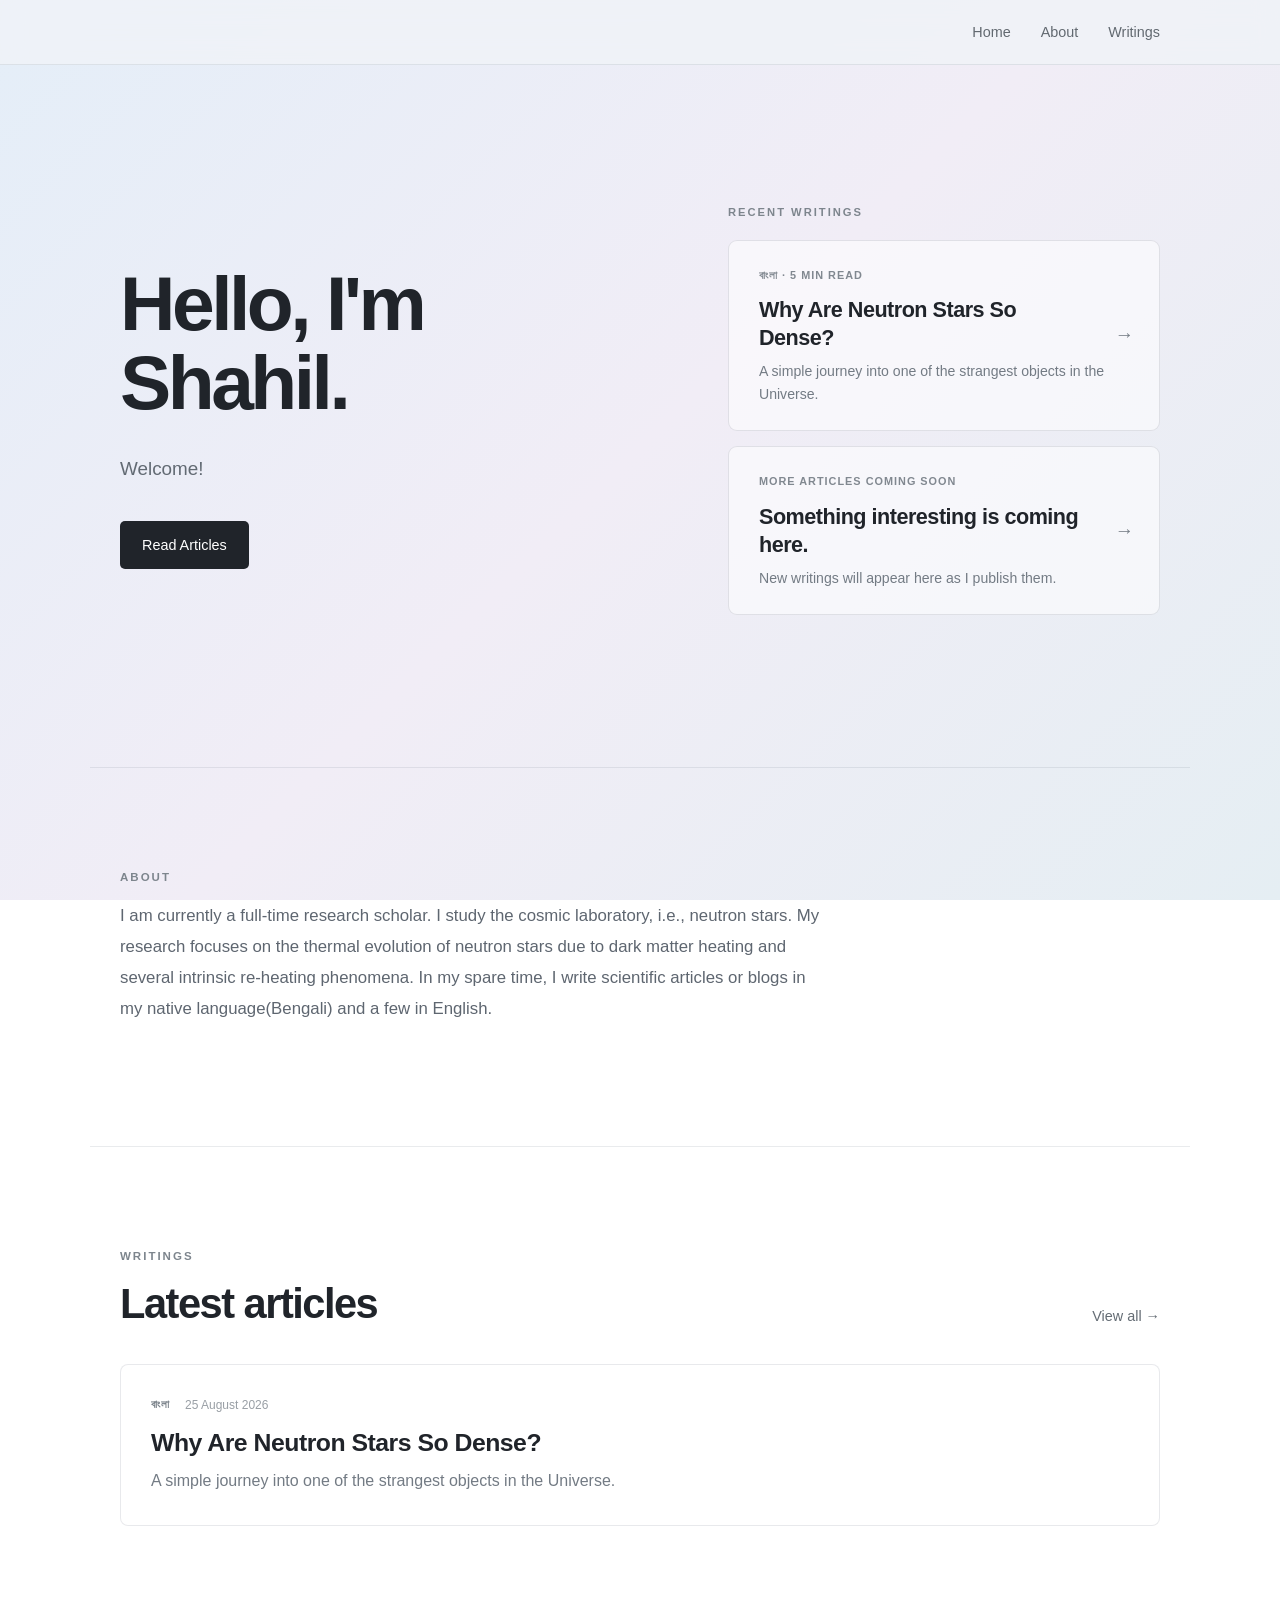
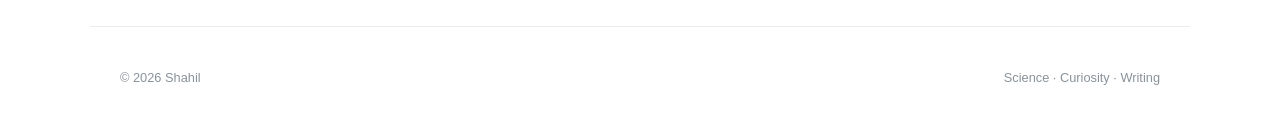
<file: index.html>
<!DOCTYPE html>
<html lang="en">

<head>

    <meta charset="UTF-8">

    <meta name="viewport"
          content="width=device-width, initial-scale=1.0">

    <title>Shahil</title>

    <meta name="description"
          content="Shahil's personal website and science writing.">

    <link rel="stylesheet" href="style.css">

</head>


<body>


<!-- =====================================================
     NAVIGATION
     ===================================================== -->

<header class="navbar">

    <div class="nav-container">

       


        <nav>

            <a href="index.html">
                Home
            </a>

            <a href="#about">
                About
            </a>

            <a href="articles.html">
                Writings
            </a>

        </nav>

    </div>

</header>



<!-- =====================================================
     MAIN
     ===================================================== -->

<main>


    <!-- =================================================
         HERO
         ================================================= -->

    <section class="hero">


        <!-- LEFT SIDE -->

        <div class="hero-content">

            <h1>
                Hello, I'm Shahil.
            </h1>


            <p>
                Welcome!
            </p>


            <div class="hero-buttons">

                <a href="articles.html"
                   class="button">
                    Read Articles
                </a>

            </div>

        </div>



        <!-- RIGHT SIDE — RECENT ARTICLES -->

        <div class="hero-articles">


            <div class="hero-articles-label">
                RECENT WRITINGS
            </div>



            <!-- ARTICLE 1 -->

            <a href="articles/test-article.html"
               class="hero-article">

                <div class="hero-article-language">
                    বাংলা · 5 min read
                </div>


                <h3>
                    Why Are Neutron Stars
                    So Dense?
                </h3>


                <p>
                    A simple journey into one of
                    the strangest objects in the Universe.
                </p>


                <span class="hero-article-arrow">
                    →
                </span>

            </a>



            <!-- ARTICLE 2 — TEMPORARY -->

            <a href="articles.html"
               class="hero-article">

                <div class="hero-article-language">
                    More articles coming soon
                </div>


                <h3>
                    Something interesting
                    is coming here.
                </h3>


                <p>
                    New writings will appear here
                    as I publish them.
                </p>


                <span class="hero-article-arrow">
                    →
                </span>

            </a>


        </div>


    </section>



    <!-- =================================================
         ABOUT
         ================================================= -->

    <section id="about"
             class="section about">


        <div class="section-label">
            ABOUT
        </div>


       


        <div class="about-text">

            <p>
            I am currently a full-time research scholar. I study the cosmic laboratory, i.e., neutron stars. My research focuses
                on the thermal evolution of neutron stars due to dark matter heating and several intrinsic re-heating phenomena. 
                In my spare time, I write scientific articles or blogs in my native language(Bengali) and a few in English. 

                
            </p>


          

        </div>


    </section>



    <!-- =================================================
         ARTICLES
         ================================================= -->

    <section class="section articles">


        <div class="section-top">


            <div>

                <div class="section-label">
                    WRITINGS
                </div>


                <h2>
                    Latest articles
                </h2>

            </div>


            <a href="articles.html"
               class="view-all">
                View all →
            </a>


        </div>



        <!-- ARTICLE -->

        <a href="articles/test-article.html"
           class="article-card">


            <div class="article-info">

                <span class="language">
                    বাংলা
                </span>


                <span class="date">
                    25 August 2026
                </span>

            </div>


            <h3>
                Why Are Neutron Stars So Dense?
            </h3>


            <p>
                A simple journey into one of the strangest
                objects in the Universe.
            </p>


        </a>



    </section>


</main>



<!-- =====================================================
     FOOTER
     ===================================================== -->

<footer>

    <p>
        © 2026 Shahil
    </p>


    <p>
        Science · Curiosity · Writing
    </p>

</footer>


</body>

</html>
</file>
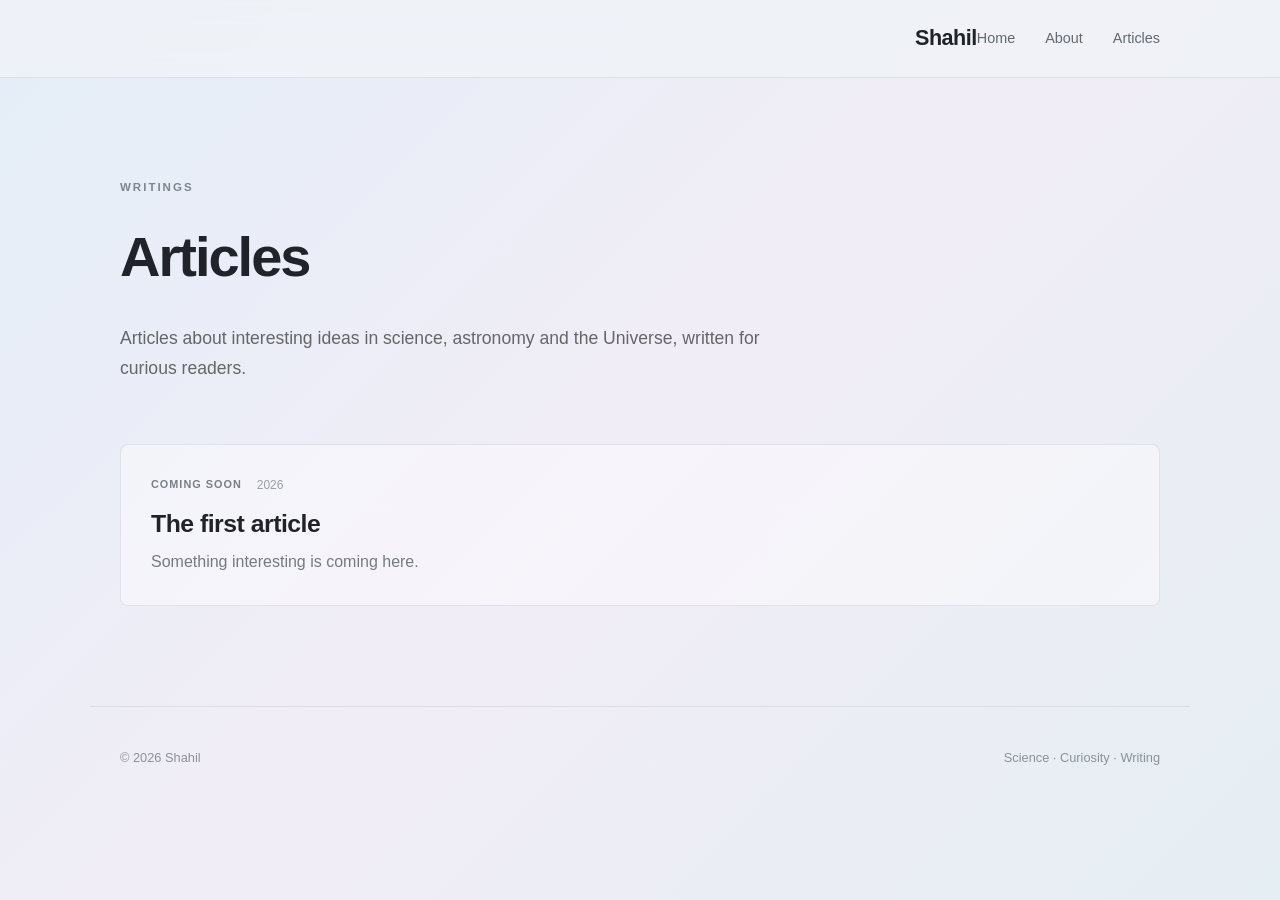
<file: articles.html>
<!DOCTYPE html>
<html lang="en">

<head>

    <meta charset="UTF-8">

    <meta name="viewport"
          content="width=device-width, initial-scale=1.0">

    <title>Articles | Shahil</title>

    <meta name="description"
          content="Science articles by Shahil.">

    <link rel="stylesheet" href="style.css">

</head>


<body>


<header class="navbar">

    <div class="nav-container">

        <a href="index.html" class="logo">
            Shahil
        </a>

        <nav>

            <a href="index.html">
                Home
            </a>

            <a href="index.html#about">
                About
            </a>

            <a href="articles.html">
                Articles
            </a>

        </nav>

    </div>

</header>



<main>

    <section class="section">

        <div class="section-label">
            WRITINGS
        </div>

        <h1 style="font-size: 3.5rem;
                   letter-spacing: -2px;
                   margin-bottom: 20px;">
            Articles
        </h1>

        <p style="color: #666;
                  max-width: 650px;
                  font-size: 1.1rem;
                  margin-bottom: 60px;">

            Articles about interesting ideas in science,
            astronomy and the Universe, written for curious
            readers.

        </p>


        <div class="article-card">

            <div class="article-info">

                <span class="language">
                    Coming soon
                </span>

                <span class="date">
                    2026
                </span>

            </div>

            <h3>
                The first article
            </h3>

            <p>
                Something interesting is coming here.
            </p>

        </div>


    </section>

</main>



<footer>

    <p>
        © 2026 Shahil
    </p>

    <p>
        Science · Curiosity · Writing
    </p>

</footer>


</body>

</html>
</file>
<file: style.css>
/* =====================================================
   GENERAL
   ===================================================== */

* {
    margin: 0;
    padding: 0;
    box-sizing: border-box;
}


html {
    scroll-behavior: smooth;
}


body {

    font-family:
        -apple-system,
        BlinkMacSystemFont,
        "Segoe UI",
        Roboto,
        Helvetica,
        Arial,
        sans-serif;

    /*
       Soft blue → lavender → blue-gray gradient
    */

    background: linear-gradient(
        135deg,
        #e4eef8 0%,
        #f1edf6 50%,
        #e5eef3 100%
    );

    background-attachment: fixed;

    color: #20242a;

    line-height: 1.7;

    min-height: 100vh;
}


a {
    color: inherit;
    text-decoration: none;
}



/* =====================================================
   NAVIGATION
   ===================================================== */

.navbar {

    position: sticky;

    top: 0;

    z-index: 1000;

    background: rgba(
        239,
        243,
        248,
        0.88
    );

    backdrop-filter: blur(12px);

    -webkit-backdrop-filter: blur(12px);

    border-bottom:
        1px solid rgba(
            120,
            130,
            145,
            0.16
        );
}


.nav-container {

    max-width: 1100px;

    margin: auto;

    padding:
        20px 30px;

    display: flex;

    justify-content: flex-end;

    align-items: center;
}


.logo {

    font-size: 1.35rem;

    font-weight: 700;

    letter-spacing: -0.5px;
}


nav {

    display: flex;

    gap: 30px;
}


nav a {

    font-size: 0.9rem;

    color: #626970;

    transition:
        color 0.2s ease;
}


nav a:hover {

    color: #171b20;
}



/* =====================================================
   HERO
   ===================================================== */

.hero {

    max-width: 1100px;

    min-height: 78vh;

    margin: auto;

    padding:
        100px 30px;

    display: grid;

    grid-template-columns:
        1.1fr 0.9fr;

    gap: 80px;

    align-items: center;
}



/* LEFT SIDE */

.hero-content {

    max-width: 650px;
}


.hero h1 {

    font-size:
        clamp(
            3.2rem,
            6vw,
            5.8rem
        );

    line-height: 1.03;

    letter-spacing: -3.5px;

    margin-bottom: 30px;
}


.hero-content > p {

    max-width: 600px;

    font-size: 1.18rem;

    color: #626a73;

    line-height: 1.8;

    margin-bottom: 35px;
}



/* HERO BUTTON */

.hero-buttons {

    display: flex;

    align-items: center;

    gap: 20px;
}


.button {

    display: inline-block;

    padding:
        12px 22px;

    background: #20242a;

    color: #ffffff;

    border-radius: 5px;

    font-size: 0.9rem;

    font-weight: 500;

    transition:
        transform 0.2s ease,
        background 0.2s ease,
        box-shadow 0.2s ease;
}


.button:hover {

    transform:
        translateY(-2px);

    background: #11151a;

    box-shadow:
        0 8px 20px
        rgba(20, 25, 35, 0.12);
}



/* =====================================================
   HERO ARTICLES
   ===================================================== */

.hero-articles {

    width: 100%;
}


.hero-articles-label {

    font-size: 0.7rem;

    font-weight: 700;

    letter-spacing: 2px;

    color: #7d858d;

    margin-bottom: 18px;
}


.hero-article {

    position: relative;

    display: block;

    padding:
        25px 30px;

    margin-bottom: 15px;

    background:
        rgba(
            255,
            255,
            255,
            0.55
        );

    border:
        1px solid
        rgba(
            100,
            110,
            125,
            0.17
        );

    border-radius: 9px;

    transition:
        transform 0.2s ease,
        background 0.2s ease,
        box-shadow 0.2s ease;
}


.hero-article:hover {

    transform:
        translateY(-3px);

    background:
        rgba(
            255,
            255,
            255,
            0.82
        );

    box-shadow:
        0 12px 30px
        rgba(
            50,
            60,
            80,
            0.09
        );
}


.hero-article-language {

    font-size: 0.68rem;

    font-weight: 700;

    letter-spacing: 1px;

    color: #818890;

    text-transform: uppercase;
}


.hero-article h3 {

    font-size: 1.35rem;

    line-height: 1.3;

    letter-spacing: -0.5px;

    margin:
        12px 35px 8px 0;
}


.hero-article p {

    font-size: 0.88rem;

    line-height: 1.6;

    color: #737b84;

    margin: 0;
}


.hero-article-arrow {

    position: absolute;

    right: 25px;

    top: 50%;

    transform:
        translateY(-50%);

    font-size: 1.2rem;

    color: #777f87;
}



/* =====================================================
   GENERAL SECTIONS
   ===================================================== */

.section {

    max-width: 1100px;

    margin: auto;

    padding:
        100px 30px;
}


.section-label {

    font-size: 0.72rem;

    font-weight: 700;

    letter-spacing: 2px;

    color: #7d858d;

    margin-bottom: 12px;
}


.section h2 {

    font-size: 2.6rem;

    letter-spacing: -1.5px;

    line-height: 1.2;

    margin-bottom: 35px;
}



/* =====================================================
   ABOUT
   ===================================================== */

.about {

    border-top:
        1px solid
        rgba(
            120,
            130,
            145,
            0.16
        );
}


.about-text {

    max-width: 700px;
}


.about-text p {

    color: #5e6670;

    font-size: 1.05rem;

    line-height: 1.85;

    margin-bottom: 22px;
}



/* =====================================================
   ARTICLES SECTION
   ===================================================== */

.articles {

    border-top:
        1px solid
        rgba(
            120,
            130,
            145,
            0.16
        );
}


.section-top {

    display: flex;

    justify-content:
        space-between;

    align-items:
        flex-end;

    gap: 20px;

    margin-bottom: 35px;
}


.section-top h2 {

    margin-bottom: 0;
}


.view-all {

    color: #646c74;

    font-size: 0.9rem;

    white-space: nowrap;

    transition:
        color 0.2s ease;
}


.view-all:hover {

    color: #171b20;
}



/* ARTICLE CARD */

.article-card {

    position: relative;

    display: block;

    padding:
        30px;

    background:
        rgba(
            255,
            255,
            255,
            0.42
        );

    border:
        1px solid
        rgba(
            100,
            110,
            125,
            0.15
        );

    border-radius: 8px;

    transition:
        transform 0.2s ease,
        background 0.2s ease,
        box-shadow 0.2s ease;
}


.article-card:hover {

    transform:
        translateY(-3px);

    background:
        rgba(
            255,
            255,
            255,
            0.72
        );

    box-shadow:
        0 10px 25px
        rgba(
            50,
            60,
            80,
            0.07
        );
}


.article-info {

    display: flex;

    gap: 15px;

    margin-bottom: 12px;
}


.language {

    font-size: 0.68rem;

    font-weight: 700;

    letter-spacing: 1px;

    color: #777f87;

    text-transform:
        uppercase;
}


.date {

    font-size: 0.75rem;

    color: #999fa5;
}


.article-card h3 {

    font-size: 1.55rem;

    line-height: 1.3;

    letter-spacing: -0.5px;

    margin-bottom: 8px;
}


.article-card p {

    color: #737b84;

    max-width: 700px;
}



/* =====================================================
   FOOTER
   ===================================================== */

footer {

    max-width: 1100px;

    margin: auto;

    padding:
        40px 30px
        50px;

    border-top:
        1px solid
        rgba(
            120,
            130,
            145,
            0.16
        );

    display: flex;

    justify-content:
        space-between;

    gap: 20px;

    flex-wrap: wrap;

    color: #8a929a;

    font-size: 0.8rem;
}



/* =====================================================
   MOBILE
   ===================================================== */

@media (max-width: 800px) {


    /* NAVIGATION */

    .nav-container {

        padding:
            18px 25px;
    }


    nav {

        gap: 18px;
    }


    nav a {

        font-size: 0.82rem;
    }



    /* HERO */

    .hero {

        min-height: auto;

        padding:
            80px 25px
            80px;

        grid-template-columns:
            1fr;

        gap: 60px;
    }


    .hero h1 {

        font-size: 3.4rem;

        letter-spacing: -2px;
    }


    .hero-content > p {

        font-size: 1.05rem;
    }



    /* SECTIONS */

    .section {

        padding:
            80px 25px;
    }


    .section h2 {

        font-size: 2.3rem;
    }



    /* ARTICLE HEADING */

    .section-top {

        align-items:
            flex-start;

        flex-direction:
            column;
    }



    /* FOOTER */

    footer {

        margin:
            0 25px;

        padding-left: 0;

        padding-right: 0;
    }

}



/* =====================================================
   SMALL MOBILE
   ===================================================== */

@media (max-width: 500px) {


    .nav-container {

        flex-direction:
            column;

        gap: 12px;
    }


    .hero h1 {

        font-size: 2.9rem;
    }


    .hero-article {

        padding:
            22px;
    }


    .hero-article h3 {

        font-size: 1.2rem;
    }


    .article-card {

        padding:
            25px;
    }

}
</file>
